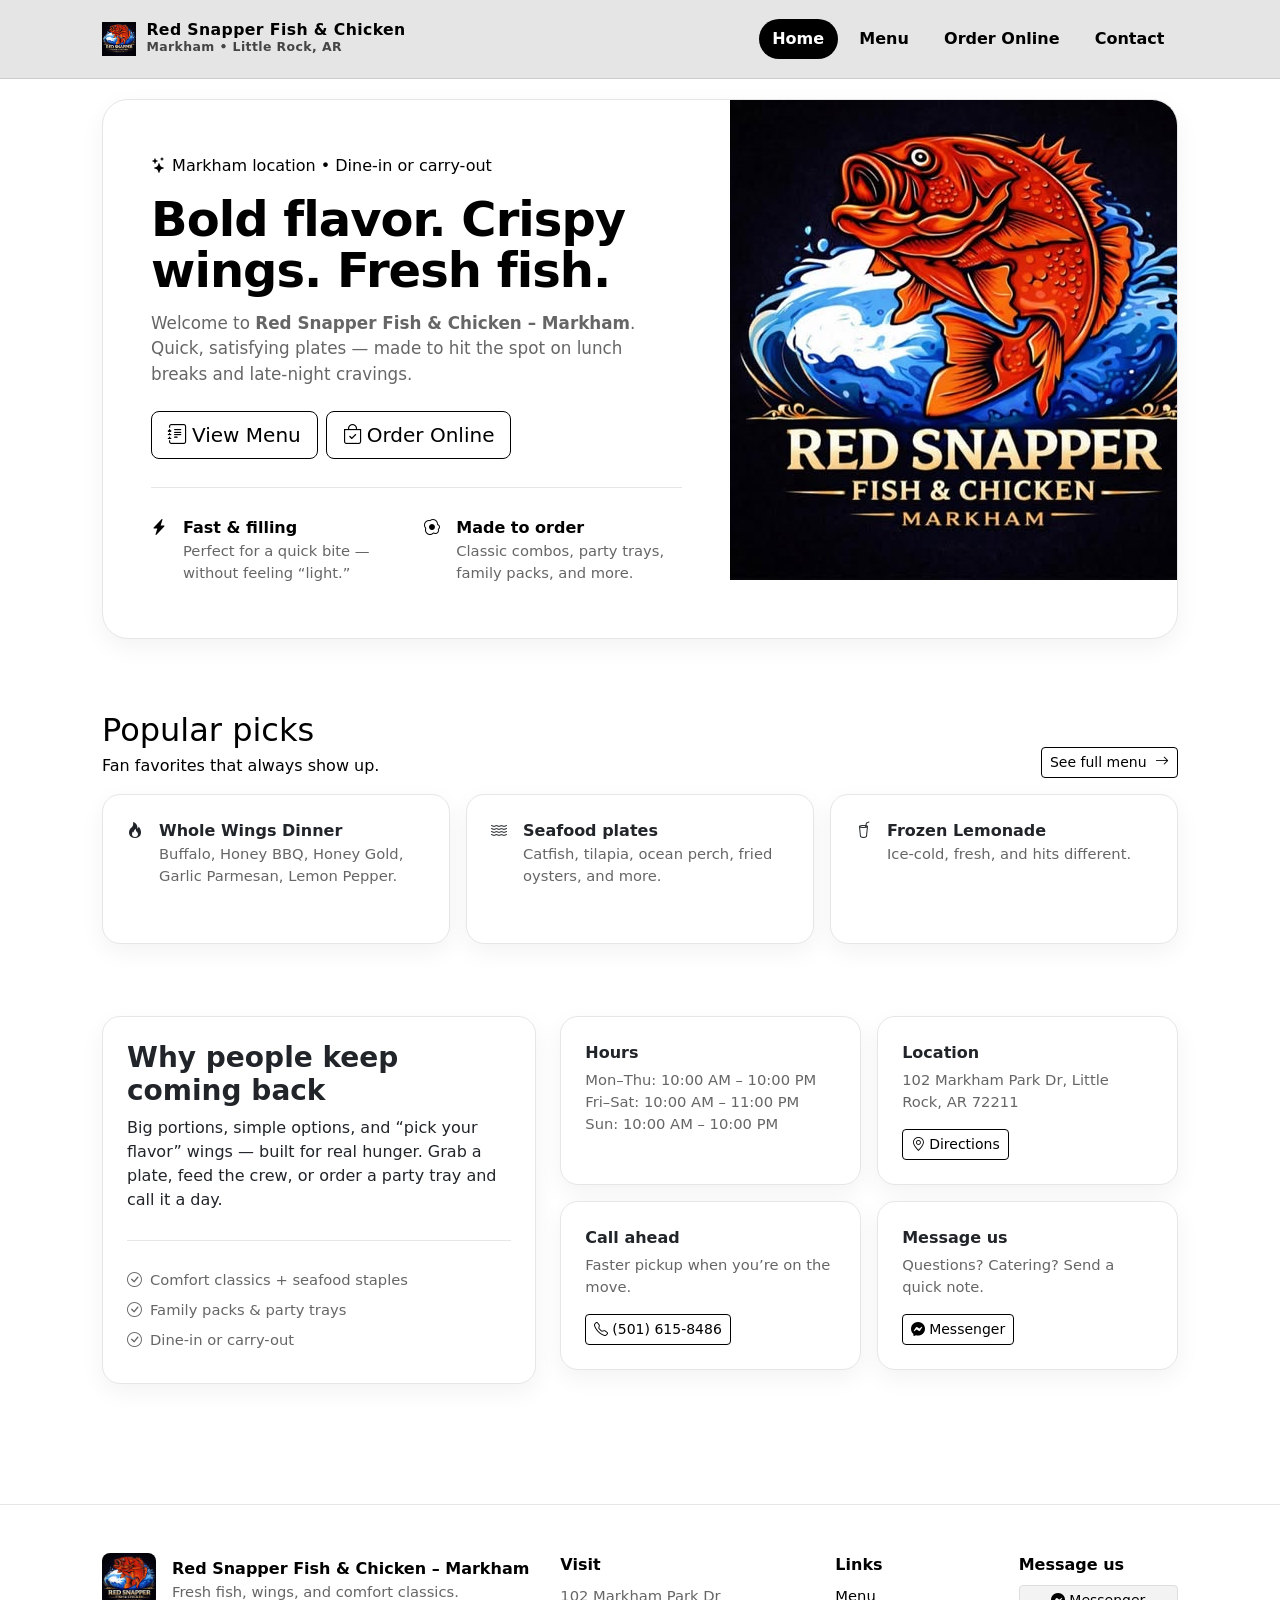
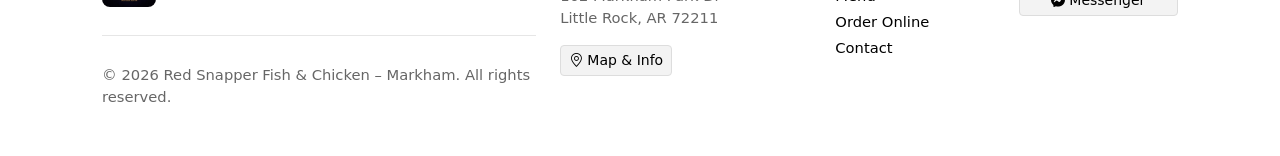
<file: index.html>
<!doctype html>
<html lang="en">
<head>
<meta charset="utf-8">
<meta name="viewport" content="width=device-width, initial-scale=1">
<title>Red Snapper Fish &amp; Chicken – Markham</title>
<meta name="description" content="Red Snapper Fish & Chicken – Markham. Fresh fish, wings, and comfort classics in Little Rock.">
<link rel="icon" href="images/redsnapper.png">
<link href="https://cdn.jsdelivr.net/npm/bootstrap@5.3.3/dist/css/bootstrap.min.css" rel="stylesheet" integrity="sha384-QWTKZyjpPEjISv5WaRU9OFeRpok6YctnYmDr5pNlyT2bRjXh0JMhjY6hW+ALEwIH" crossorigin="anonymous">
<link rel="stylesheet" href="https://cdn.jsdelivr.net/npm/bootstrap-icons@1.11.3/font/bootstrap-icons.min.css">
<link rel="stylesheet" href="css/styles.css">

</head>
<body>
<nav class="navbar navbar-expand-lg sticky-top" data-bs-theme="dark">
  <div class="container container-lg py-2">
    <a class="navbar-brand" href="index.html">
      <span class="brand-lockup">
        <img src="images/redsnapper.png" alt="Red Snapper Fish & Chicken logo">
        <span>
          <span class="brand-title d-block">Red Snapper Fish &amp; Chicken</span>
          <span class="brand-sub d-block">Markham • Little Rock, AR</span>
        </span>
      </span>
    </a>

    <button class="navbar-toggler border-0" type="button" data-bs-toggle="collapse" data-bs-target="#navMain" aria-controls="navMain" aria-expanded="false" aria-label="Toggle navigation">
      <span class="navbar-toggler-icon"></span>
    </button>

    <div class="collapse navbar-collapse justify-content-end" id="navMain">
      <ul class="navbar-nav gap-lg-2 mt-3 mt-lg-0">
        <li class="nav-item"><a class="nav-link" data-nav="index.html" href="index.html">Home</a></li>
        <li class="nav-item"><a class="nav-link" data-nav="menu.html" href="menu.html">Menu</a></li>
        <li class="nav-item"><a class="nav-link" data-nav="order.html" href="order.html">Order Online</a></li>
        <li class="nav-item"><a class="nav-link" data-nav="contact.html" href="contact.html">Contact</a></li>
      </ul>
    </div>
  </div>
</nav>


<main>
  <section class="section hero">
    <div class="container container-lg">
      <div class="hero-surface">
        <div class="row g-0 align-items-stretch">
          <div class="col-12 col-lg-7">
            <div class="hero-left">
              <span class="hero-kicker"><i class="bi bi-stars"></i> Markham location • Dine-in or carry-out</span>
              <h1 class="mt-3">Bold flavor. Crispy wings. Fresh fish.</h1>
              <p class="mt-3 mb-4">
                Welcome to <span class="fw-bold">Red Snapper Fish &amp; Chicken – Markham</span>.
                Quick, satisfying plates — made to hit the spot on lunch breaks and late-night cravings.
              </p>

              <div class="d-flex flex-column flex-sm-row gap-2">
                <a class="btn btn-accent btn-lg" href="menu.html"><i class="bi bi-journal-text me-1"></i>View Menu</a>
                <a class="btn btn-ghost btn-lg" href="order.html"><i class="bi bi-bag-check me-1"></i>Order Online</a>
              </div>

              <div class="divider"></div>

              <div class="row g-3">
                <div class="col-12 col-md-6">
                  <div class="d-flex gap-3">
                    <div class="icon-badge"><i class="bi bi-lightning-charge-fill"></i></div>
                    <div>
                      <div class="fw-bold">Fast &amp; filling</div>
                      <div class="smallprint">Perfect for a quick bite — without feeling “light.”</div>
                    </div>
                  </div>
                </div>
                <div class="col-12 col-md-6">
                  <div class="d-flex gap-3">
                    <div class="icon-badge"><i class="bi bi-egg-fried"></i></div>
                    <div>
                      <div class="fw-bold">Made to order</div>
                      <div class="smallprint">Classic combos, party trays, family packs, and more.</div>
                    </div>
                  </div>
                </div>
              </div>

            </div>
          </div>

          <div class="col-12 col-lg-5">
            <div class="hero-visual h-100">
              <img src="images/redsnapper.png" alt="Red Snapper Fish & Chicken logo">
            </div>
          </div>
        </div>
      </div>
    </div>
  </section>

  <!-- Popular Picks -->
  <section class="section pt-0">
    <div class="container container-lg">
      <div class="d-flex align-items-end justify-content-between flex-wrap gap-2 mb-3">
        <div>
          <h2 class="fw-black mb-1">Popular picks</h2>
          <div class="muted">Fan favorites that always show up.</div>
        </div>
        <a class="btn btn-sm btn-ghost" href="menu.html">See full menu <i class="bi bi-arrow-right ms-1"></i></a>
      </div>

      <div class="row g-3 row-cols-1 row-cols-md-2 row-cols-xl-3">
        <div class="col">
          <div class="card card-hover p-4 h-100">
            <div class="d-flex gap-3">
              <div class="icon-badge"><i class="bi bi-fire"></i></div>
              <div>
                <div class="fw-bold">Whole Wings Dinner</div>
                <div class="smallprint">Buffalo, Honey BBQ, Honey Gold, Garlic Parmesan, Lemon Pepper.</div>
                <div class="mt-2"><span class="badge badge-soft">Party tray options available</span></div>
              </div>
            </div>
          </div>
        </div>

        <div class="col">
          <div class="card card-hover p-4 h-100">
            <div class="d-flex gap-3">
              <div class="icon-badge"><i class="bi bi-water"></i></div>
              <div>
                <div class="fw-bold">Seafood plates</div>
                <div class="smallprint">Catfish, tilapia, ocean perch, fried oysters, and more.</div>
                <div class="mt-2"><span class="badge badge-soft">Choose small or large</span></div>
              </div>
            </div>
          </div>
        </div>

        <div class="col">
          <div class="card card-hover p-4 h-100">
            <div class="d-flex gap-3">
              <div class="icon-badge"><i class="bi bi-cup-straw"></i></div>
              <div>
                <div class="fw-bold">Frozen Lemonade</div>
                <div class="smallprint">Ice-cold, fresh, and hits different.</div>
                <div class="mt-2"><span class="badge badge-soft">$3.99</span></div>
              </div>
            </div>
          </div>
        </div>
      </div>

    </div>
  </section>

  <!-- Why Choose Us -->
  <section class="section pt-0">
    <div class="container container-lg">
      <div class="row g-4 align-items-stretch">
        <div class="col-12 col-lg-5">
          <div class="card p-4 h-100">
            <h3 class="fw-bold mb-2">Why people keep coming back</h3>
            <p class="muted mb-0">
              Big portions, simple options, and “pick your flavor” wings — built for real hunger.
              Grab a plate, feed the crew, or order a party tray and call it a day.
            </p>
            <div class="divider"></div>
            <ul class="list-unstyled mb-0 smallprint">
              <li class="mb-2"><i class="bi bi-check-circle me-2"></i>Comfort classics + seafood staples</li>
              <li class="mb-2"><i class="bi bi-check-circle me-2"></i>Family packs &amp; party trays</li>
              <li class="mb-2"><i class="bi bi-check-circle me-2"></i>Dine-in or carry-out</li>
            </ul>
          </div>
        </div>

        <div class="col-12 col-lg-7">
          <div class="row g-3 h-100 row-cols-1 row-cols-md-2">
            <div class="col">
              <div class="card card-hover p-4 h-100">
                <div class="fw-bold mb-1">Hours</div>
                <div class="smallprint">
                  Mon–Thu: 10:00 AM – 10:00 PM<br>
                  Fri–Sat: 10:00 AM – 11:00 PM<br>
                  Sun: 10:00 AM – 10:00 PM
                </div>
              </div>
            </div>
            <div class="col">
              <div class="card card-hover p-4 h-100">
                <div class="fw-bold mb-1">Location</div>
                <div class="smallprint">102 Markham Park Dr, Little Rock, AR 72211</div>
                <div class="mt-3">
                  <a class="btn btn-sm btn-ghost" href="contact.html"><i class="bi bi-geo-alt me-1"></i>Directions</a>
                </div>
              </div>
            </div>
            <div class="col">
              <div class="card card-hover p-4 h-100">
                <div class="fw-bold mb-1">Call ahead</div>
                <div class="smallprint">Faster pickup when you’re on the move.</div>
                <div class="mt-3">
                  <a class="btn btn-sm btn-ghost" href="tel:+15016158486"><i class="bi bi-telephone me-1"></i>(501) 615‑8486</a>
                </div>
              </div>
            </div>
            <div class="col">
              <div class="card card-hover p-4 h-100">
                <div class="fw-bold mb-1">Message us</div>
                <div class="smallprint">Questions? Catering? Send a quick note.</div>
                <div class="mt-3">
                  <a class="btn btn-sm btn-accent" href="https://www.facebook.com/messages/t/redsnapperar/" target="_blank" rel="noopener">
                    <i class="bi bi-messenger me-1"></i>Messenger
                  </a>
                </div>
              </div>
            </div>
          </div>
        </div>

      </div>
    </div>
  </section>
</main>

<footer class="footer py-5 mt-5">
  <div class="container container-lg">
    <div class="row g-4 align-items-start">
      <div class="col-12 col-md-5">
        <div class="d-flex align-items-center gap-3">
          <img src="images/redsnapper.png" alt="" width="54" height="54" class="rounded-3">
          <div>
            <div class="fw-bold">Red Snapper Fish &amp; Chicken – Markham</div>
            <div class="smallprint">Fresh fish, wings, and comfort classics.</div>
          </div>
        </div>
        <div class="divider"></div>
        <div class="smallprint">© <span id="year"></span> Red Snapper Fish &amp; Chicken – Markham. All rights reserved.</div>
      </div>

      <div class="col-6 col-md-3">
        <div class="fw-bold mb-2">Visit</div>
        <div class="smallprint">102 Markham Park Dr<br>Little Rock, AR 72211</div>
        <div class="mt-3">
          <a class="btn btn-sm btn-ghost" href="contact.html"><i class="bi bi-geo-alt me-1"></i>Map &amp; Info</a>
        </div>
      </div>

      <div class="col-6 col-md-2">
        <div class="fw-bold mb-2">Links</div>
        <ul class="list-unstyled smallprint mb-0">
          <li class="mb-1"><a class="text-decoration-none" href="menu.html">Menu</a></li>
          <li class="mb-1"><a class="text-decoration-none" href="order.html">Order Online</a></li>
          <li class="mb-1"><a class="text-decoration-none" href="contact.html">Contact</a></li>
        </ul>
      </div>

      <div class="col-12 col-md-2">
        <div class="fw-bold mb-2">Message us</div>
        <a class="btn btn-sm btn-accent w-100" href="https://www.facebook.com/messages/t/redsnapperar/" target="_blank" rel="noopener">
          <i class="bi bi-messenger me-1"></i>Messenger
        </a>
      </div>
    </div>
  </div>
</footer>

<script src="https://cdn.jsdelivr.net/npm/bootstrap@5.3.3/dist/js/bootstrap.bundle.min.js" integrity="sha384-YvpcrYf0tY3lHB60NNkmXc5s9fDVZLESaAA55NDzOxhy9GkcIdslK1eN7N6jIeHz" crossorigin="anonymous"></script>
<script>
  // Active nav + footer year (tiny, no build tools)
  (function () {
    const path = (location.pathname.split('/').pop() || 'index.html').toLowerCase();
    document.querySelectorAll('[data-nav]').forEach(a => {
      const target = (a.getAttribute('data-nav') || '').toLowerCase();
      if (target === path) a.classList.add('active');
    });
    const y = document.getElementById('year');
    if (y) y.textContent = new Date().getFullYear();
  })();
</script>

</body>
</html>
</file>
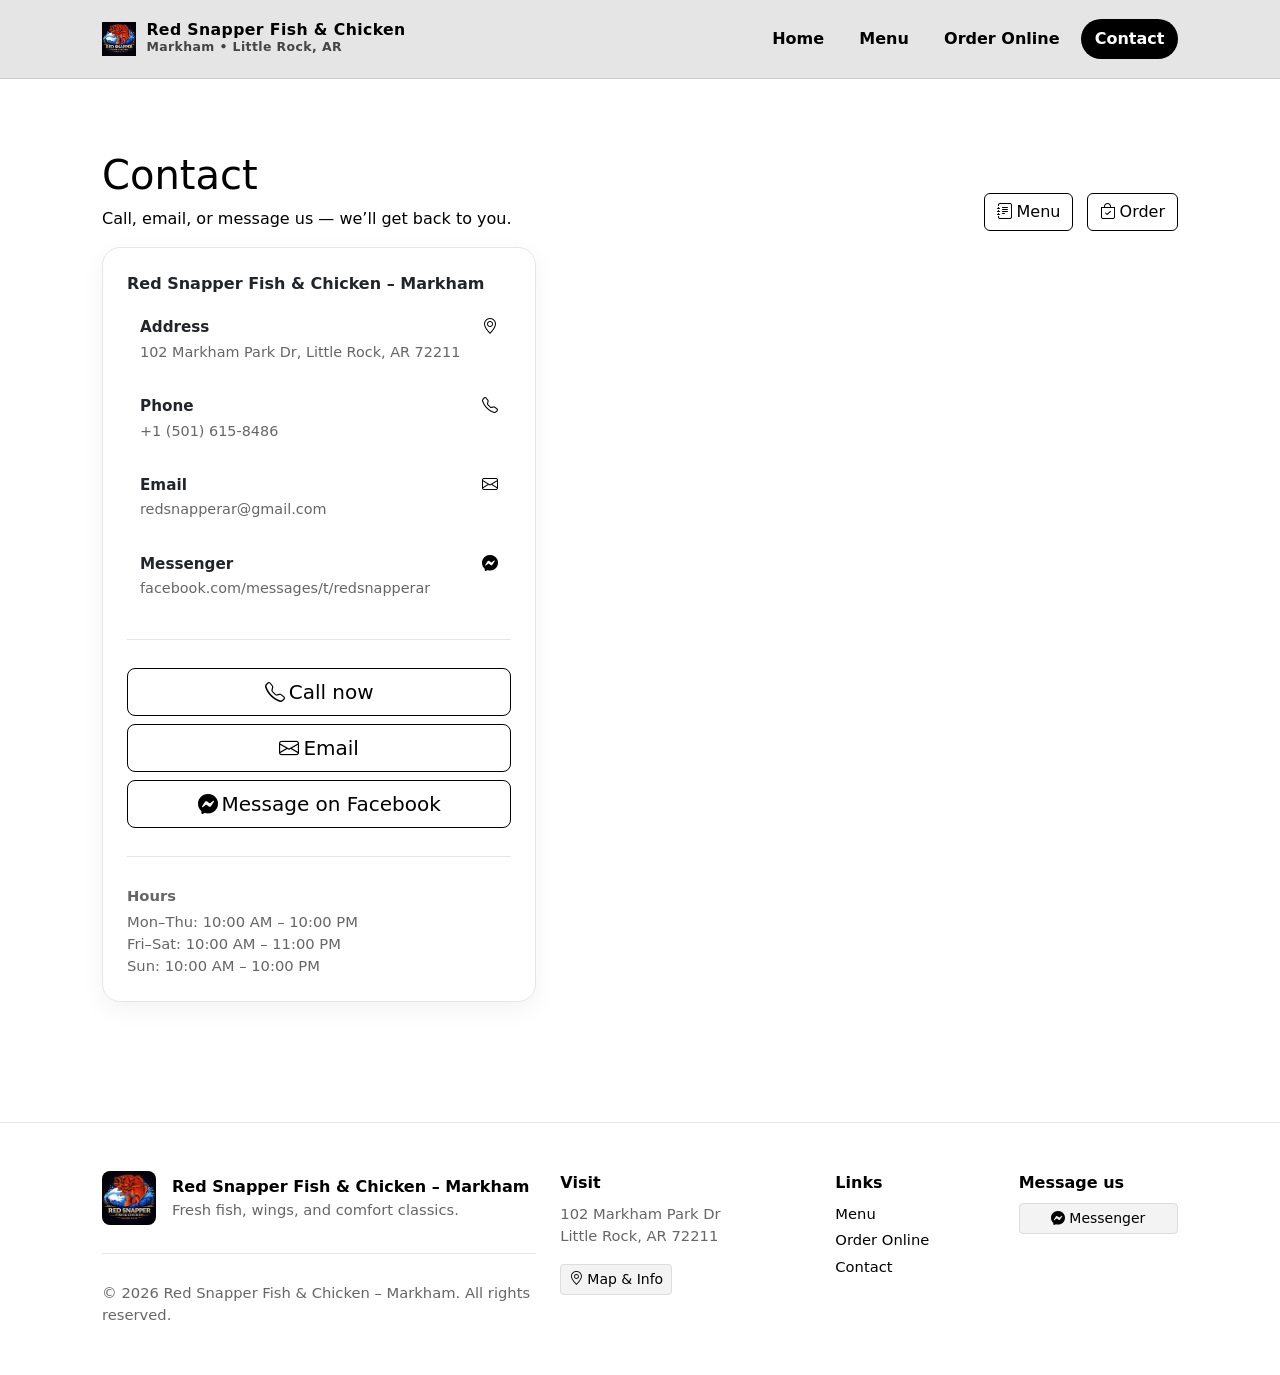
<file: contact.html>
<!doctype html>
<html lang="en">
<head>
<meta charset="utf-8">
<meta name="viewport" content="width=device-width, initial-scale=1">
<title>Red Snapper Fish &amp; Chicken – Markham</title>
<meta name="description" content="Red Snapper Fish & Chicken – Markham. Fresh fish, wings, and comfort classics in Little Rock.">
<link rel="icon" href="images/redsnapper.png">
<link href="https://cdn.jsdelivr.net/npm/bootstrap@5.3.3/dist/css/bootstrap.min.css" rel="stylesheet" integrity="sha384-QWTKZyjpPEjISv5WaRU9OFeRpok6YctnYmDr5pNlyT2bRjXh0JMhjY6hW+ALEwIH" crossorigin="anonymous">
<link rel="stylesheet" href="https://cdn.jsdelivr.net/npm/bootstrap-icons@1.11.3/font/bootstrap-icons.min.css">
<link rel="stylesheet" href="css/styles.css">

</head>
<body>
<nav class="navbar navbar-expand-lg sticky-top" data-bs-theme="dark">
  <div class="container container-lg py-2">
    <a class="navbar-brand" href="index.html">
      <span class="brand-lockup">
        <img src="images/redsnapper.png" alt="Red Snapper Fish & Chicken logo">
        <span>
          <span class="brand-title d-block">Red Snapper Fish &amp; Chicken</span>
          <span class="brand-sub d-block">Markham • Little Rock, AR</span>
        </span>
      </span>
    </a>

    <button class="navbar-toggler border-0" type="button" data-bs-toggle="collapse" data-bs-target="#navMain" aria-controls="navMain" aria-expanded="false" aria-label="Toggle navigation">
      <span class="navbar-toggler-icon"></span>
    </button>

    <div class="collapse navbar-collapse justify-content-end" id="navMain">
      <ul class="navbar-nav gap-lg-2 mt-3 mt-lg-0">
        <li class="nav-item"><a class="nav-link" data-nav="index.html" href="index.html">Home</a></li>
        <li class="nav-item"><a class="nav-link" data-nav="menu.html" href="menu.html">Menu</a></li>
        <li class="nav-item"><a class="nav-link" data-nav="order.html" href="order.html">Order Online</a></li>
        <li class="nav-item"><a class="nav-link" data-nav="contact.html" href="contact.html">Contact</a></li>
      </ul>
    </div>
  </div>
</nav>


<main>
  <section class="section">
    <div class="container container-lg">
      <div class="row align-items-end g-3 mb-3">
        <div class="col-12 col-lg-8">
          <h1 class="fw-black mb-2">Contact</h1>
          <p class="muted mb-0">Call, email, or message us — we’ll get back to you.</p>
        </div>
        <div class="col-12 col-lg-4 text-lg-end">
          <a class="btn btn-accent" href="menu.html"><i class="bi bi-journal-text me-1"></i>Menu</a>
          <a class="btn btn-ghost ms-2" href="order.html"><i class="bi bi-bag-check me-1"></i>Order</a>
        </div>
      </div>

      <div class="row g-4 align-items-stretch">
        <div class="col-12 col-lg-5">
          <div class="card p-4 h-100">
            <div class="fw-bold mb-2">Red Snapper Fish &amp; Chicken – Markham</div>

            <div class="d-grid gap-2">
              <div class="menu-item">
                <div>
                  <span class="name">Address</span>
                  <span class="sub">102 Markham Park Dr, Little Rock, AR 72211</span>
                </div>
                <div class="price"><i class="bi bi-geo-alt"></i></div>
              </div>

              <div class="menu-item">
                <div>
                  <span class="name">Phone</span>
                  <span class="sub">+1 (501) 615‑8486</span>
                </div>
                <div class="price"><i class="bi bi-telephone"></i></div>
              </div>

              <div class="menu-item">
                <div>
                  <span class="name">Email</span>
                  <span class="sub">redsnapperar@gmail.com</span>
                </div>
                <div class="price"><i class="bi bi-envelope"></i></div>
              </div>

              <div class="menu-item">
                <div>
                  <span class="name">Messenger</span>
                  <span class="sub">facebook.com/messages/t/redsnapperar</span>
                </div>
                <div class="price"><i class="bi bi-messenger"></i></div>
              </div>
            </div>

            <div class="divider"></div>

            <div class="d-grid gap-2">
              <a class="btn btn-accent btn-lg" href="tel:+15016158486"><i class="bi bi-telephone me-1"></i>Call now</a>
              <a class="btn btn-ghost btn-lg" href="mailto:redsnapperar@gmail.com"><i class="bi bi-envelope me-1"></i>Email</a>
              <a class="btn btn-ghost btn-lg" href="https://www.facebook.com/messages/t/redsnapperar/" target="_blank" rel="noopener">
                <i class="bi bi-messenger me-1"></i>Message on Facebook
              </a>
            </div>

            <div class="divider"></div>

            <div class="smallprint">
              <div class="fw-bold mb-1">Hours</div>
              Mon–Thu: 10:00 AM – 10:00 PM<br>
              Fri–Sat: 10:00 AM – 11:00 PM<br>
              Sun: 10:00 AM – 10:00 PM
            </div>
          </div>
        </div>

        <div class="col-12 col-lg-7">
          <div class="map-embed h-100">
            <!-- Map embed placeholder:
                 Replace the iframe src with your preferred Google Maps embed link. -->
            <iframe
              title="Map to Red Snapper Fish & Chicken – Markham"
              src="https://www.google.com/maps?q=102%20Markham%20Park%20Dr,%20Little%20Rock,%20AR%2072211&output=embed"
              width="100%" height="100%" style="border:0;"
              loading="lazy" referrerpolicy="no-referrer-when-downgrade"></iframe>
          </div>
        </div>
      </div>

    </div>
  </section>
</main>

<footer class="footer py-5 mt-5">
  <div class="container container-lg">
    <div class="row g-4 align-items-start">
      <div class="col-12 col-md-5">
        <div class="d-flex align-items-center gap-3">
          <img src="images/redsnapper.png" alt="" width="54" height="54" class="rounded-3">
          <div>
            <div class="fw-bold">Red Snapper Fish &amp; Chicken – Markham</div>
            <div class="smallprint">Fresh fish, wings, and comfort classics.</div>
          </div>
        </div>
        <div class="divider"></div>
        <div class="smallprint">© <span id="year"></span> Red Snapper Fish &amp; Chicken – Markham. All rights reserved.</div>
      </div>

      <div class="col-6 col-md-3">
        <div class="fw-bold mb-2">Visit</div>
        <div class="smallprint">102 Markham Park Dr<br>Little Rock, AR 72211</div>
        <div class="mt-3">
          <a class="btn btn-sm btn-ghost" href="contact.html"><i class="bi bi-geo-alt me-1"></i>Map &amp; Info</a>
        </div>
      </div>

      <div class="col-6 col-md-2">
        <div class="fw-bold mb-2">Links</div>
        <ul class="list-unstyled smallprint mb-0">
          <li class="mb-1"><a class="text-decoration-none" href="menu.html">Menu</a></li>
          <li class="mb-1"><a class="text-decoration-none" href="order.html">Order Online</a></li>
          <li class="mb-1"><a class="text-decoration-none" href="contact.html">Contact</a></li>
        </ul>
      </div>

      <div class="col-12 col-md-2">
        <div class="fw-bold mb-2">Message us</div>
        <a class="btn btn-sm btn-accent w-100" href="https://www.facebook.com/messages/t/redsnapperar/" target="_blank" rel="noopener">
          <i class="bi bi-messenger me-1"></i>Messenger
        </a>
      </div>
    </div>
  </div>
</footer>

<script src="https://cdn.jsdelivr.net/npm/bootstrap@5.3.3/dist/js/bootstrap.bundle.min.js" integrity="sha384-YvpcrYf0tY3lHB60NNkmXc5s9fDVZLESaAA55NDzOxhy9GkcIdslK1eN7N6jIeHz" crossorigin="anonymous"></script>
<script>
  // Active nav + footer year (tiny, no build tools)
  (function () {
    const path = (location.pathname.split('/').pop() || 'index.html').toLowerCase();
    document.querySelectorAll('[data-nav]').forEach(a => {
      const target = (a.getAttribute('data-nav') || '').toLowerCase();
      if (target === path) a.classList.add('active');
    });
    const y = document.getElementById('year');
    if (y) y.textContent = new Date().getFullYear();
  })();
</script>

</body>
</html>
</file>
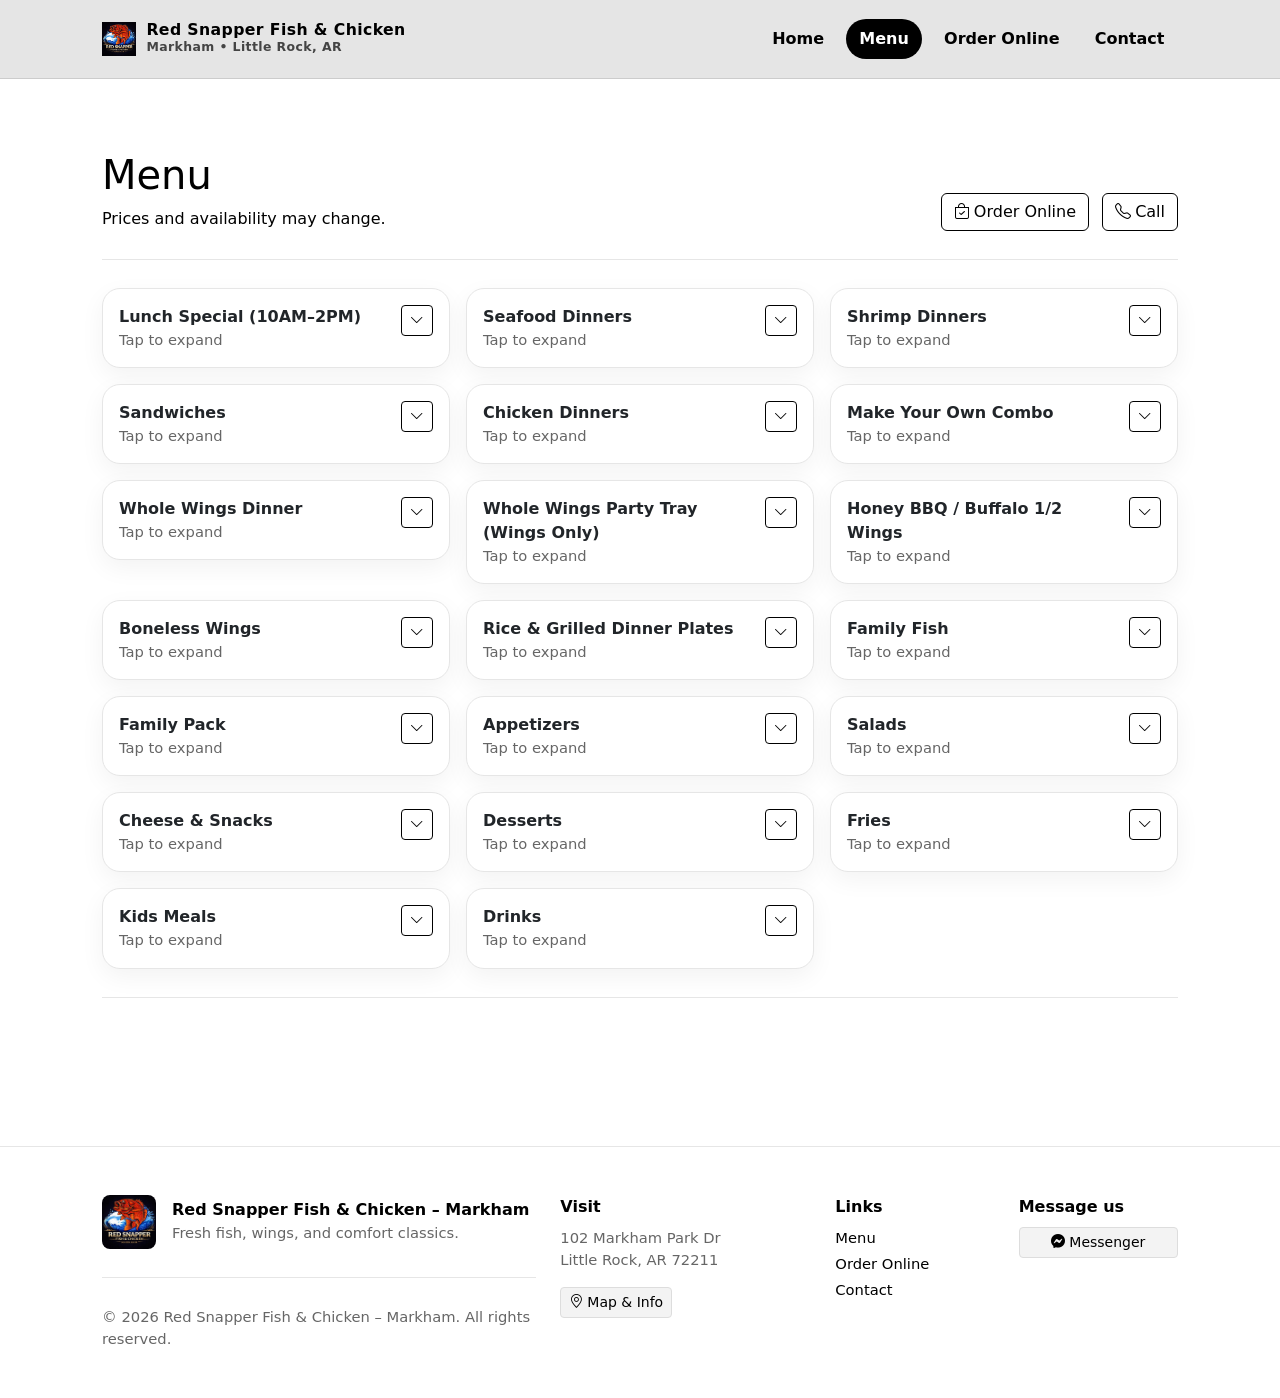
<file: menu.html>
<!doctype html>
<html lang="en">
<head>
<meta charset="utf-8">
<meta name="viewport" content="width=device-width, initial-scale=1">
<title>Red Snapper Fish &amp; Chicken – Markham</title>
<meta name="description" content="Red Snapper Fish & Chicken – Markham. Fresh fish, wings, and comfort classics in Little Rock.">
<link rel="icon" href="images/redsnapper.png">
<link href="https://cdn.jsdelivr.net/npm/bootstrap@5.3.3/dist/css/bootstrap.min.css" rel="stylesheet" integrity="sha384-QWTKZyjpPEjISv5WaRU9OFeRpok6YctnYmDr5pNlyT2bRjXh0JMhjY6hW+ALEwIH" crossorigin="anonymous">
<link rel="stylesheet" href="https://cdn.jsdelivr.net/npm/bootstrap-icons@1.11.3/font/bootstrap-icons.min.css">
<link rel="stylesheet" href="css/styles.css">

</head>
<body>
<nav class="navbar navbar-expand-lg sticky-top" data-bs-theme="dark">
  <div class="container container-lg py-2">
    <a class="navbar-brand" href="index.html">
      <span class="brand-lockup">
        <img src="images/redsnapper.png" alt="Red Snapper Fish & Chicken logo">
        <span>
          <span class="brand-title d-block">Red Snapper Fish &amp; Chicken</span>
          <span class="brand-sub d-block">Markham • Little Rock, AR</span>
        </span>
      </span>
    </a>

    <button class="navbar-toggler border-0" type="button" data-bs-toggle="collapse" data-bs-target="#navMain" aria-controls="navMain" aria-expanded="false" aria-label="Toggle navigation">
      <span class="navbar-toggler-icon"></span>
    </button>

    <div class="collapse navbar-collapse justify-content-end" id="navMain">
      <ul class="navbar-nav gap-lg-2 mt-3 mt-lg-0">
        <li class="nav-item"><a class="nav-link" data-nav="index.html" href="index.html">Home</a></li>
        <li class="nav-item"><a class="nav-link" data-nav="menu.html" href="menu.html">Menu</a></li>
        <li class="nav-item"><a class="nav-link" data-nav="order.html" href="order.html">Order Online</a></li>
        <li class="nav-item"><a class="nav-link" data-nav="contact.html" href="contact.html">Contact</a></li>
      </ul>
    </div>
  </div>
</nav>


<main>
  <section class="section">
    <div class="container container-lg">
      <div class="row align-items-end g-3">
        <div class="col-12 col-lg-8">
          <h1 class="fw-black mb-2">Menu</h1>
          <p class="muted mb-0">
           Prices and availability may change.
          </p>
        </div>
        <div class="col-12 col-lg-4 text-lg-end">
          <a class="btn btn-accent" href="order.html"><i class="bi bi-bag-check me-1"></i>Order Online</a>
          <a class="btn btn-ghost ms-2" href="contact.html"><i class="bi bi-telephone me-1"></i>Call</a>
        </div>
      </div>

      <div class="divider"></div>

      <div class="row g-3 menu-grid row-cols-1 row-cols-md-2 row-cols-xl-3">
        
    <div class="col">
      <div class="card card-hover p-3 ">
        <div class="d-flex align-items-start justify-content-between gap-3">
          <div>
            <div class="menu-category-title">Lunch Special (10AM–2PM)</div>
            <div class="smallprint">Tap to expand</div>
          </div>
          <button class="btn btn-sm btn-ghost" type="button" data-bs-toggle="collapse" data-bs-target="#cat1" aria-expanded="false" aria-controls="cat1">
            <i class="bi bi-chevron-down"></i>
          </button>
        </div>

        <div class="collapse mt-3" id="cat1">
          <div class="d-grid gap-2">
            
        <div class="menu-item">
          <div>
            <span class="name">2 Whole Wings & Gizzards</span>
            
          </div>
          <div class="price">$7.99</div>
        </div>
        

        <div class="menu-item">
          <div>
            <span class="name">1 Catfish Tender & 5 Shrimp</span>
            
          </div>
          <div class="price">$7.99</div>
        </div>
        

        <div class="menu-item">
          <div>
            <span class="name">1 Catfish Fillet</span>
            
          </div>
          <div class="price">$7.99</div>
        </div>
        

        <div class="menu-item">
          <div>
            <span class="name">2 Whole Wings & Chicken Tender</span>
            
          </div>
          <div class="price">$7.99</div>
        </div>
        

        <div class="menu-item">
          <div>
            <span class="name">2 pc Chicken Tenders</span>
            
          </div>
          <div class="price">$7.99</div>
        </div>
        

        <div class="menu-item">
          <div>
            <span class="name">Small Chicken Gizzards</span>
            
          </div>
          <div class="price">$7.99</div>
        </div>
        

        <div class="menu-item">
          <div>
            <span class="name">Small Nuggets</span>
            
          </div>
          <div class="price">$7.99</div>
        </div>
        

        <div class="menu-item">
          <div>
            <span class="name">4 Wings</span>
            
          </div>
          <div class="price">$7.99</div>
        </div>
        
          </div>
          <div class="smallprint mt-3">Served with your choice of fries, coleslaw & bread.</div>
        </div>
      </div>
    </div>
    

    <div class="col">
      <div class="card card-hover p-3">
        <div class="d-flex align-items-start justify-content-between gap-3">
          <div>
            <div class="menu-category-title">Seafood Dinners</div>
            <div class="smallprint">Tap to expand</div>
          </div>
          <button class="btn btn-sm btn-ghost" type="button" data-bs-toggle="collapse" data-bs-target="#cat2" aria-expanded="false" aria-controls="cat2">
            <i class="bi bi-chevron-down"></i>
          </button>
        </div>

        <div class="collapse mt-3" id="cat2">
          <div class="d-grid gap-2">
            
        <div class="menu-item">
          <div>
            <span class="name">Catfish Fillet</span>
            
          </div>
          <div class="price">Small $11.99 • Large $13.99</div>
        </div>
        

        <div class="menu-item">
          <div>
            <span class="name">Catfish Steak</span>
            
          </div>
          <div class="price">Small $11.99 • Large $13.99</div>
        </div>
        

        <div class="menu-item">
          <div>
            <span class="name">Catfish Nuggets</span>
            
          </div>
          <div class="price">Small $11.99 • Large $13.99</div>
        </div>
        

        <div class="menu-item">
          <div>
            <span class="name">Tilapia Fillet</span>
            
          </div>
          <div class="price">Small $11.99 • Large $13.99</div>
        </div>
        

        <div class="menu-item">
          <div>
            <span class="name">Ocean Perch</span>
            
          </div>
          <div class="price">Small $11.99 • Large $13.99</div>
        </div>
        

        <div class="menu-item">
          <div>
            <span class="name">Fried Oyster</span>
            
          </div>
          <div class="price">Small $12.99 • Large $14.99</div>
        </div>
        

        <div class="menu-item">
          <div>
            <span class="name">Buffalo Fish</span>
            
          </div>
          <div class="price">Small $12.99 • Large $14.99</div>
        </div>
        

        <div class="menu-item">
          <div>
            <span class="name">Fried Red Snapper</span>
            
          </div>
          <div class="price">$17.99</div>
        </div>
        

        <div class="menu-item">
          <div>
            <span class="name">Whole Fillet Red Snapper</span>
            
          </div>
          <div class="price">$28.99</div>
        </div>
        
          </div>
          <div class="smallprint mt-3">Served with your choice of fries, coleslaw & bread. Change side for $1 more.</div>
        </div>
      </div>
    </div>
    

    <div class="col">
      <div class="card card-hover p-3">
        <div class="d-flex align-items-start justify-content-between gap-3">
          <div>
            <div class="menu-category-title">Shrimp Dinners</div>
            <div class="smallprint">Tap to expand</div>
          </div>
          <button class="btn btn-sm btn-ghost" type="button" data-bs-toggle="collapse" data-bs-target="#cat3" aria-expanded="false" aria-controls="cat3">
            <i class="bi bi-chevron-down"></i>
          </button>
        </div>

        <div class="collapse mt-3" id="cat3">
          <div class="d-grid gap-2">
            
        <div class="menu-item">
          <div>
            <span class="name">Jumbo Shrimp</span>
            <span class="sub">Your choice of two sides</span>
          </div>
          <div class="price">Small $11.99 • Large $22.99</div>
        </div>
        

        <div class="menu-item">
          <div>
            <span class="name">Medium Shrimp</span>
            <span class="sub">Your choice of two sides</span>
          </div>
          <div class="price">Small $11.99 • Large $16.99</div>
        </div>
        

        <div class="menu-item">
          <div>
            <span class="name">10 pc Shrimp Only</span>
            
          </div>
          <div class="price">$7.99</div>
        </div>
        
          </div>
          
        </div>
      </div>
    </div>
    

    <div class="col">
      <div class="card card-hover p-3">
        <div class="d-flex align-items-start justify-content-between gap-3">
          <div>
            <div class="menu-category-title">Sandwiches</div>
            <div class="smallprint">Tap to expand</div>
          </div>
          <button class="btn btn-sm btn-ghost" type="button" data-bs-toggle="collapse" data-bs-target="#cat4" aria-expanded="false" aria-controls="cat4">
            <i class="bi bi-chevron-down"></i>
          </button>
        </div>

        <div class="collapse mt-3" id="cat4">
          <div class="d-grid gap-2">
            
        <div class="menu-item">
          <div>
            <span class="name">Double Cheeseburger</span>
            
          </div>
          <div class="price">Sandwich $9.99 • Meal $11.99</div>
        </div>
        

        <div class="menu-item">
          <div>
            <span class="name">Fish Sandwich</span>
            
          </div>
          <div class="price">Sandwich $7.99 • Meal $8.99</div>
        </div>
        

        <div class="menu-item">
          <div>
            <span class="name">Buffalo Chicken</span>
            
          </div>
          <div class="price">Sandwich $7.99 • Meal $8.99</div>
        </div>
        

        <div class="menu-item">
          <div>
            <span class="name">Crispy Chicken</span>
            
          </div>
          <div class="price">Sandwich $7.99 • Meal $8.99</div>
        </div>
        

        <div class="menu-item">
          <div>
            <span class="name">Gyro Sandwich</span>
            
          </div>
          <div class="price">Sandwich $7.99 • Meal $9.99</div>
        </div>
        

        <div class="menu-item">
          <div>
            <span class="name">Philly Chicken</span>
            
          </div>
          <div class="price">Sandwich $8.99 • Meal $10.99</div>
        </div>
        

        <div class="menu-item">
          <div>
            <span class="name">Philly Steak</span>
            
          </div>
          <div class="price">Sandwich $8.99 • Meal $10.99</div>
        </div>
        

        <div class="menu-item">
          <div>
            <span class="name">Philly Mix</span>
            
          </div>
          <div class="price">Sandwich $9.99 • Meal $12.99</div>
        </div>
        

        <div class="menu-item">
          <div>
            <span class="name">Hamburger</span>
            
          </div>
          <div class="price">Sandwich $7.99 • Meal $9.99</div>
        </div>
        

        <div class="menu-item">
          <div>
            <span class="name">Cheeseburger</span>
            
          </div>
          <div class="price">Sandwich $7.99 • Meal $9.99</div>
        </div>
        
          </div>
          
        </div>
      </div>
    </div>
    

    <div class="col">
      <div class="card card-hover p-3">
        <div class="d-flex align-items-start justify-content-between gap-3">
          <div>
            <div class="menu-category-title">Chicken Dinners</div>
            <div class="smallprint">Tap to expand</div>
          </div>
          <button class="btn btn-sm btn-ghost" type="button" data-bs-toggle="collapse" data-bs-target="#cat5" aria-expanded="false" aria-controls="cat5">
            <i class="bi bi-chevron-down"></i>
          </button>
        </div>

        <div class="collapse mt-3" id="cat5">
          <div class="d-grid gap-2">
            
        <div class="menu-item">
          <div>
            <span class="name">Fried Gizzards</span>
            <span class="sub">Change side for $1 more</span>
          </div>
          <div class="price">Small $8.99 • Large $9.99</div>
        </div>
        

        <div class="menu-item">
          <div>
            <span class="name">Chicken Tenders</span>
            <span class="sub">Change side for $1 more</span>
          </div>
          <div class="price">Small $9.99 • Large $11.99</div>
        </div>
        

        <div class="menu-item">
          <div>
            <span class="name">Chicken Nuggets</span>
            <span class="sub">Change side for $1 more</span>
          </div>
          <div class="price">Small $8.99 • Large $9.99</div>
        </div>
        
          </div>
          
        </div>
      </div>
    </div>
    

    <div class="col">
      <div class="card card-hover p-3">
        <div class="d-flex align-items-start justify-content-between gap-3">
          <div>
            <div class="menu-category-title">Make Your Own Combo</div>
            <div class="smallprint">Tap to expand</div>
          </div>
          <button class="btn btn-sm btn-ghost" type="button" data-bs-toggle="collapse" data-bs-target="#cat6" aria-expanded="false" aria-controls="cat6">
            <i class="bi bi-chevron-down"></i>
          </button>
        </div>

        <div class="collapse mt-3" id="cat6">
          <div class="d-grid gap-2">
            
        <div class="menu-item">
          <div>
            <span class="name">Pick 2 items</span>
            
          </div>
          <div class="price">$13.99</div>
        </div>
        

        <div class="menu-item">
          <div>
            <span class="name">Pick 3 items</span>
            
          </div>
          <div class="price">$17.99</div>
        </div>
        

            <div class="menu-item">
              <div>
                <span class="name">Combo item options</span>
                <span class="sub">Wings • Chicken Tenders • Jumbo Shrimp • Tilapia • Catfish Fillet • Catfish Steak • Ocean Perch • Catfish Nuggets • Medium Shrimp • Oysters • Half Wings</span>
              </div>
              <div class="price"></div>
            </div>
            
          </div>
          
        </div>
      </div>
    </div>
    

    <div class="col">
      <div class="card card-hover p-3">
        <div class="d-flex align-items-start justify-content-between gap-3">
          <div>
            <div class="menu-category-title">Whole Wings Dinner</div>
            <div class="smallprint">Tap to expand</div>
          </div>
          <button class="btn btn-sm btn-ghost" type="button" data-bs-toggle="collapse" data-bs-target="#cat7" aria-expanded="false" aria-controls="cat7">
            <i class="bi bi-chevron-down"></i>
          </button>
        </div>

        <div class="collapse mt-3" id="cat7">
          <div class="d-grid gap-2">
            
        <div class="menu-item">
          <div>
            <span class="name">3 pc Wings + Fries</span>
            
          </div>
          <div class="price">$6.99</div>
        </div>
        

        <div class="menu-item">
          <div>
            <span class="name">4 pc Wings Dinner</span>
            
          </div>
          <div class="price">$7.99</div>
        </div>
        

        <div class="menu-item">
          <div>
            <span class="name">5 pc Wings Dinner</span>
            
          </div>
          <div class="price">$9.99</div>
        </div>
        

        <div class="menu-item">
          <div>
            <span class="name">6 pc Wings Dinner</span>
            
          </div>
          <div class="price">$11.99</div>
        </div>
        

        <div class="menu-item">
          <div>
            <span class="name">10 pc Wings Dinner</span>
            
          </div>
          <div class="price">$14.99</div>
        </div>
        

        <div class="menu-item">
          <div>
            <span class="name">15 pc Wings Dinner</span>
            
          </div>
          <div class="price">$23.99</div>
        </div>
        
          </div>
          <div class="smallprint mt-3">Served with your choice of fries, coleslaw & bread. Flavors: Buffalo, Honey BBQ, Honey Gold, Garlic Parmesan, Lemon Pepper.</div>
        </div>
      </div>
    </div>
    

    <div class="col">
      <div class="card card-hover p-3">
        <div class="d-flex align-items-start justify-content-between gap-3">
          <div>
            <div class="menu-category-title">Whole Wings Party Tray (Wings Only)</div>
            <div class="smallprint">Tap to expand</div>
          </div>
          <button class="btn btn-sm btn-ghost" type="button" data-bs-toggle="collapse" data-bs-target="#cat8" aria-expanded="false" aria-controls="cat8">
            <i class="bi bi-chevron-down"></i>
          </button>
        </div>

        <div class="collapse mt-3" id="cat8">
          <div class="d-grid gap-2">
            
        <div class="menu-item">
          <div>
            <span class="name">20 pc Wings</span>
            
          </div>
          <div class="price">$26.99</div>
        </div>
        

        <div class="menu-item">
          <div>
            <span class="name">30 pc Wings</span>
            
          </div>
          <div class="price">$34.99</div>
        </div>
        

        <div class="menu-item">
          <div>
            <span class="name">40 pc Wings</span>
            
          </div>
          <div class="price">$44.99</div>
        </div>
        

        <div class="menu-item">
          <div>
            <span class="name">50 pc Wings</span>
            
          </div>
          <div class="price">$55.99</div>
        </div>
        

        <div class="menu-item">
          <div>
            <span class="name">75 pc Wings</span>
            
          </div>
          <div class="price">$74.99</div>
        </div>
        

        <div class="menu-item">
          <div>
            <span class="name">100 pc Wings</span>
            
          </div>
          <div class="price">$95.99</div>
        </div>
        
          </div>
          
        </div>
      </div>
    </div>
    

    <div class="col">
      <div class="card card-hover p-3 ">
        <div class="d-flex align-items-start justify-content-between gap-3">
          <div>
            <div class="menu-category-title">Honey BBQ / Buffalo 1/2 Wings</div>
            <div class="smallprint">Tap to expand</div>
          </div>
          <button class="btn btn-sm btn-ghost" type="button" data-bs-toggle="collapse" data-bs-target="#cat9" aria-expanded="false" aria-controls="cat9">
            <i class="bi bi-chevron-down"></i>
          </button>
        </div>

        <div class="collapse mt-3" id="cat9">
          <div class="d-grid gap-2">
            
        <div class="menu-item">
          <div>
            <span class="name">6½ pc Wings Dinner</span>
            
          </div>
          <div class="price">$8.99</div>
        </div>
        

        <div class="menu-item">
          <div>
            <span class="name">9½ pc Wings Dinner</span>
            
          </div>
          <div class="price">$10.99</div>
        </div>
        

        <div class="menu-item">
          <div>
            <span class="name">12½ pc Wings Dinner</span>
            
          </div>
          <div class="price">$14.99</div>
        </div>
        

        <div class="menu-item">
          <div>
            <span class="name">25½ pc Wings Only</span>
            
          </div>
          <div class="price">$25.99</div>
        </div>
        

        <div class="menu-item">
          <div>
            <span class="name">50½ pc Wings Only</span>
            
          </div>
          <div class="price">$45.99</div>
        </div>
        

        <div class="menu-item">
          <div>
            <span class="name">100½ pc Wings Only</span>
            
          </div>
          <div class="price">$88.99</div>
        </div>
        
          </div>
          <div class="smallprint mt-3">Served with your choice of fries, coleslaw & bread. Change side for $1 more.</div>
        </div>
      </div>
    </div>
    

    <div class="col">
      <div class="card card-hover p-3 ">
        <div class="d-flex align-items-start justify-content-between gap-3">
          <div>
            <div class="menu-category-title">Boneless Wings</div>
            <div class="smallprint">Tap to expand</div>
          </div>
          <button class="btn btn-sm btn-ghost" type="button" data-bs-toggle="collapse" data-bs-target="#cat10" aria-expanded="false" aria-controls="cat10">
            <i class="bi bi-chevron-down"></i>
          </button>
        </div>

        <div class="collapse mt-3" id="cat10">
          <div class="d-grid gap-2">
            
        <div class="menu-item">
          <div>
            <span class="name">6 pc Boneless Wings</span>
            
          </div>
          <div class="price">$7.99</div>
        </div>
        

        <div class="menu-item">
          <div>
            <span class="name">8 pc Boneless Wings</span>
            
          </div>
          <div class="price">$8.99</div>
        </div>
        

        <div class="menu-item">
          <div>
            <span class="name">10 pc Boneless Wings</span>
            
          </div>
          <div class="price">$10.99</div>
        </div>
        

        <div class="menu-item">
          <div>
            <span class="name">15 pc Boneless Wings</span>
            
          </div>
          <div class="price">$14.99</div>
        </div>
        

        <div class="menu-item">
          <div>
            <span class="name">20 pc Boneless Wings</span>
            
          </div>
          <div class="price">$22.99</div>
        </div>
        

        <div class="menu-item">
          <div>
            <span class="name">30 pc Boneless Wings</span>
            
          </div>
          <div class="price">$26.99</div>
        </div>
        
          </div>
          
        </div>
      </div>
    </div>
    

    <div class="col">
      <div class="card card-hover p-3 ">
        <div class="d-flex align-items-start justify-content-between gap-3">
          <div>
            <div class="menu-category-title">Rice & Grilled Dinner Plates</div>
            <div class="smallprint">Tap to expand</div>
          </div>
          <button class="btn btn-sm btn-ghost" type="button" data-bs-toggle="collapse" data-bs-target="#cat11" aria-expanded="false" aria-controls="cat11">
            <i class="bi bi-chevron-down"></i>
          </button>
        </div>

        <div class="collapse mt-3" id="cat11">
          <div class="d-grid gap-2">
            
        <div class="menu-item">
          <div>
            <span class="name">Grilled Tilapia Rice</span>
            
          </div>
          <div class="price">$14.99</div>
        </div>
        

        <div class="menu-item">
          <div>
            <span class="name">Grilled Chicken Rice</span>
            
          </div>
          <div class="price">$14.99</div>
        </div>
        

        <div class="menu-item">
          <div>
            <span class="name">Lamb Rice</span>
            
          </div>
          <div class="price">$14.99</div>
        </div>
        

        <div class="menu-item">
          <div>
            <span class="name">Mixed Rice (Chicken & Lamb)</span>
            
          </div>
          <div class="price">$16.99</div>
        </div>
        

        <div class="menu-item">
          <div>
            <span class="name">Grilled Shrimp Tilapia Rice</span>
            
          </div>
          <div class="price">$16.99</div>
        </div>
        

        <div class="menu-item">
          <div>
            <span class="name">Grilled Shrimp Rice</span>
            
          </div>
          <div class="price">$14.99</div>
        </div>
        

        <div class="menu-item">
          <div>
            <span class="name">Red Snapper Fillet & Rice</span>
            
          </div>
          <div class="price">$20.99</div>
        </div>
        
          </div>
          <div class="smallprint mt-3">Served with your choice of fries, coleslaw & bread.</div>
        </div>
      </div>
    </div>
    

    <div class="col">
      <div class="card card-hover p-3">
        <div class="d-flex align-items-start justify-content-between gap-3">
          <div>
            <div class="menu-category-title">Family Fish</div>
            <div class="smallprint">Tap to expand</div>
          </div>
          <button class="btn btn-sm btn-ghost" type="button" data-bs-toggle="collapse" data-bs-target="#cat12" aria-expanded="false" aria-controls="cat12">
            <i class="bi bi-chevron-down"></i>
          </button>
        </div>

        <div class="collapse mt-3" id="cat12">
          <div class="d-grid gap-2">
            
        <div class="menu-item">
          <div>
            <span class="name">6 pc Fillet or Steak</span>
            
          </div>
          <div class="price">$22.99</div>
        </div>
        

        <div class="menu-item">
          <div>
            <span class="name">12 pc Fillet or Steak</span>
            
          </div>
          <div class="price">$33.99</div>
        </div>
        

        <div class="menu-item">
          <div>
            <span class="name">21 pc Fillet or Steak</span>
            
          </div>
          <div class="price">$53.99</div>
        </div>
        
          </div>
          
        </div>
      </div>
    </div>
    

    <div class="col">
      <div class="card card-hover p-3">
        <div class="d-flex align-items-start justify-content-between gap-3">
          <div>
            <div class="menu-category-title">Family Pack</div>
            <div class="smallprint">Tap to expand</div>
          </div>
          <button class="btn btn-sm btn-ghost" type="button" data-bs-toggle="collapse" data-bs-target="#cat13" aria-expanded="false" aria-controls="cat13">
            <i class="bi bi-chevron-down"></i>
          </button>
        </div>

        <div class="collapse mt-3" id="cat13">
          <div class="d-grid gap-2">
            
        <div class="menu-item">
          <div>
            <span class="name">20 Whole Wings OR 15 Chicken Tenders + 12 Catfish + Box of Fries + Bread & Large Coleslaw</span>
            
          </div>
          <div class="price">$49.99</div>
        </div>
        

        <div class="menu-item">
          <div>
            <span class="name">15 Whole Wings OR 10 Chicken Tenders + 6 Catfish + Box of Fries + Bread & Large Coleslaw</span>
            
          </div>
          <div class="price">$35.99</div>
        </div>
        

        <div class="menu-item">
          <div>
            <span class="name">10 Whole Wings + 4 Catfish + Box of Fries + Bread & Large Coleslaw</span>
            
          </div>
          <div class="price">$28.99</div>
        </div>
        
          </div>
          
        </div>
      </div>
    </div>
    

    <div class="col">
      <div class="card card-hover p-3 ">
        <div class="d-flex align-items-start justify-content-between gap-3">
          <div>
            <div class="menu-category-title">Appetizers</div>
            <div class="smallprint">Tap to expand</div>
          </div>
          <button class="btn btn-sm btn-ghost" type="button" data-bs-toggle="collapse" data-bs-target="#cat14" aria-expanded="false" aria-controls="cat14">
            <i class="bi bi-chevron-down"></i>
          </button>
        </div>

        <div class="collapse mt-3" id="cat14">
          <div class="d-grid gap-2">
            
        <div class="menu-item">
          <div>
            <span class="name">Hushpuppies</span>
            
          </div>
          <div class="price">Small $5.99 • Large $7.99 • Family $12.99</div>
        </div>
        

        <div class="menu-item">
          <div>
            <span class="name">Onion Rings</span>
            
          </div>
          <div class="price">Small $5.99 • Large $7.99 • Family $12.99</div>
        </div>
        

        <div class="menu-item">
          <div>
            <span class="name">Fried Okra</span>
            
          </div>
          <div class="price">Small $5.99 • Large $7.99 • Family $12.99</div>
        </div>
        

        <div class="menu-item">
          <div>
            <span class="name">Fried Mushrooms</span>
            
          </div>
          <div class="price">Small $5.99 • Large $7.99 • Family $12.99</div>
        </div>
        

        <div class="menu-item">
          <div>
            <span class="name">Corn Nuggets</span>
            
          </div>
          <div class="price">Small $5.99 • Large $7.99 • Family $12.99</div>
        </div>
        

        <div class="menu-item">
          <div>
            <span class="name">Fried Pickles</span>
            
          </div>
          <div class="price">Small $5.99 • Large $7.99 • Family $12.99</div>
        </div>
        
          </div>
          
        </div>
      </div>
    </div>
    

    <div class="col">
      <div class="card card-hover p-3">
        <div class="d-flex align-items-start justify-content-between gap-3">
          <div>
            <div class="menu-category-title">Salads</div>
            <div class="smallprint">Tap to expand</div>
          </div>
          <button class="btn btn-sm btn-ghost" type="button" data-bs-toggle="collapse" data-bs-target="#cat15" aria-expanded="false" aria-controls="cat15">
            <i class="bi bi-chevron-down"></i>
          </button>
        </div>

        <div class="collapse mt-3" id="cat15">
          <div class="d-grid gap-2">
            
        <div class="menu-item">
          <div>
            <span class="name">Garden Salad</span>
            
          </div>
          <div class="price">$6.99</div>
        </div>
        

        <div class="menu-item">
          <div>
            <span class="name">Fish Salad</span>
            
          </div>
          <div class="price">$8.99</div>
        </div>
        

        <div class="menu-item">
          <div>
            <span class="name">Shrimp Salad</span>
            
          </div>
          <div class="price">$8.99</div>
        </div>
        

        <div class="menu-item">
          <div>
            <span class="name">Chicken Salad</span>
            
          </div>
          <div class="price">$8.99</div>
        </div>
        

        <div class="menu-item">
          <div>
            <span class="name">Gyro Salad</span>
            
          </div>
          <div class="price">$9.99</div>
        </div>
        

        <div class="menu-item">
          <div>
            <span class="name">Philly Salad</span>
            
          </div>
          <div class="price">$8.99</div>
        </div>
        
          </div>
          
        </div>
      </div>
    </div>
    

    <div class="col">
      <div class="card card-hover p-3">
        <div class="d-flex align-items-start justify-content-between gap-3">
          <div>
            <div class="menu-category-title">Cheese & Snacks</div>
            <div class="smallprint">Tap to expand</div>
          </div>
          <button class="btn btn-sm btn-ghost" type="button" data-bs-toggle="collapse" data-bs-target="#cat16" aria-expanded="false" aria-controls="cat16">
            <i class="bi bi-chevron-down"></i>
          </button>
        </div>

        <div class="collapse mt-3" id="cat16">
          <div class="d-grid gap-2">
            
        <div class="menu-item">
          <div>
            <span class="name">Cheese Sticks (6 pc)</span>
            
          </div>
          <div class="price">$5.99</div>
        </div>
        

        <div class="menu-item">
          <div>
            <span class="name">Cheese Sticks (9 pc)</span>
            
          </div>
          <div class="price">$8.99</div>
        </div>
        

        <div class="menu-item">
          <div>
            <span class="name">Cheese Sticks (12 pc)</span>
            
          </div>
          <div class="price">$10.99</div>
        </div>
        

        <div class="menu-item">
          <div>
            <span class="name">Jalapeño Cheese</span>
            
          </div>
          <div class="price">$5.99</div>
        </div>
        

        <div class="menu-item">
          <div>
            <span class="name">Pizza Puff</span>
            
          </div>
          <div class="price">$5.99</div>
        </div>
        

        <div class="menu-item">
          <div>
            <span class="name">Nachos</span>
            
          </div>
          <div class="price">$8.99</div>
        </div>
        
          </div>
          
        </div>
      </div>
    </div>
    

    <div class="col">
      <div class="card card-hover p-3 ">
        <div class="d-flex align-items-start justify-content-between gap-3">
          <div>
            <div class="menu-category-title">Desserts</div>
            <div class="smallprint">Tap to expand</div>
          </div>
          <button class="btn btn-sm btn-ghost" type="button" data-bs-toggle="collapse" data-bs-target="#cat17" aria-expanded="false" aria-controls="cat17">
            <i class="bi bi-chevron-down"></i>
          </button>
        </div>

        <div class="collapse mt-3" id="cat17">
          <div class="d-grid gap-2">
            
        <div class="menu-item">
          <div>
            <span class="name">Cheesecake</span>
            
          </div>
          <div class="price">$4.99</div>
        </div>
        

        <div class="menu-item">
          <div>
            <span class="name">Banana Pudding</span>
            
          </div>
          <div class="price">$4.99</div>
        </div>
        

        <div class="menu-item">
          <div>
            <span class="name">Cake</span>
            
          </div>
          <div class="price">$4.99</div>
        </div>
        
          </div>
          
        </div>
      </div>
    </div>
    

    <div class="col">
      <div class="card card-hover p-3">
        <div class="d-flex align-items-start justify-content-between gap-3">
          <div>
            <div class="menu-category-title">Fries</div>
            <div class="smallprint">Tap to expand</div>
          </div>
          <button class="btn btn-sm btn-ghost" type="button" data-bs-toggle="collapse" data-bs-target="#cat18" aria-expanded="false" aria-controls="cat18">
            <i class="bi bi-chevron-down"></i>
          </button>
        </div>

        <div class="collapse mt-3" id="cat18">
          <div class="d-grid gap-2">
            
        <div class="menu-item">
          <div>
            <span class="name">Fries (Small)</span>
            
          </div>
          <div class="price">$3.99</div>
        </div>
        

        <div class="menu-item">
          <div>
            <span class="name">Fries (Large)</span>
            
          </div>
          <div class="price">$4.99</div>
        </div>
        

        <div class="menu-item">
          <div>
            <span class="name">Fries (Box)</span>
            
          </div>
          <div class="price">$5.99</div>
        </div>
        

        <div class="menu-item">
          <div>
            <span class="name">Fries (Family)</span>
            
          </div>
          <div class="price">$9.99</div>
        </div>
        
          </div>
          
        </div>
      </div>
    </div>
    

    <div class="col">
      <div class="card card-hover p-3">
        <div class="d-flex align-items-start justify-content-between gap-3">
          <div>
            <div class="menu-category-title">Kids Meals</div>
            <div class="smallprint">Tap to expand</div>
          </div>
          <button class="btn btn-sm btn-ghost" type="button" data-bs-toggle="collapse" data-bs-target="#cat19" aria-expanded="false" aria-controls="cat19">
            <i class="bi bi-chevron-down"></i>
          </button>
        </div>

        <div class="collapse mt-3" id="cat19">
          <div class="d-grid gap-2">
            
        <div class="menu-item">
          <div>
            <span class="name">2 pc Wings</span>
            
          </div>
          <div class="price">$6.99</div>
        </div>
        

        <div class="menu-item">
          <div>
            <span class="name">2 pc Catfish Fillet</span>
            
          </div>
          <div class="price">$7.99</div>
        </div>
        

        <div class="menu-item">
          <div>
            <span class="name">10 pc Shrimp</span>
            
          </div>
          <div class="price">$7.99</div>
        </div>
        

        <div class="menu-item">
          <div>
            <span class="name">5 pc Chicken Nuggets</span>
            
          </div>
          <div class="price">$6.99</div>
        </div>
        
          </div>
          
        </div>
      </div>
    </div>
    

    <div class="col">
      <div class="card card-hover p-3 ">
        <div class="d-flex align-items-start justify-content-between gap-3">
          <div>
            <div class="menu-category-title">Drinks</div>
            <div class="smallprint">Tap to expand</div>
          </div>
          <button class="btn btn-sm btn-ghost" type="button" data-bs-toggle="collapse" data-bs-target="#cat20" aria-expanded="false" aria-controls="cat20">
            <i class="bi bi-chevron-down"></i>
          </button>
        </div>

        <div class="collapse mt-3" id="cat20">
          <div class="d-grid gap-2">
            
        <div class="menu-item">
          <div>
            <span class="name">Can Soda</span>
            
          </div>
          <div class="price">$1.50</div>
        </div>
        

        <div class="menu-item">
          <div>
            <span class="name">Bottle Soda</span>
            
          </div>
          <div class="price">$2.99</div>
        </div>
        

        <div class="menu-item">
          <div>
            <span class="name">Frozen Lemonade</span>
            
          </div>
          <div class="price">$3.99</div>
        </div>
        

        <div class="menu-item">
          <div>
            <span class="name">Calypso</span>
            <span class="sub">Flavors vary (e.g., Blue Raspberry, Cherry, Grape, Pineapple, Ocean Blue, Pink Lemonade, Kiwi, Fruit Punch, Melon, Watermelon, Strawberry)</span>
          </div>
          <div class="price">$3.99</div>
        </div>
        
          </div>
          
        </div>
      </div>
    </div>
    
      </div>

      <div class="divider"></div>

    </div>
  </section>
</main>

<footer class="footer py-5 mt-5">
  <div class="container container-lg">
    <div class="row g-4 align-items-start">
      <div class="col-12 col-md-5">
        <div class="d-flex align-items-center gap-3">
          <img src="images/redsnapper.png" alt="" width="54" height="54" class="rounded-3">
          <div>
            <div class="fw-bold">Red Snapper Fish &amp; Chicken – Markham</div>
            <div class="smallprint">Fresh fish, wings, and comfort classics.</div>
          </div>
        </div>
        <div class="divider"></div>
        <div class="smallprint">© <span id="year"></span> Red Snapper Fish &amp; Chicken – Markham. All rights reserved.</div>
      </div>

      <div class="col-6 col-md-3">
        <div class="fw-bold mb-2">Visit</div>
        <div class="smallprint">102 Markham Park Dr<br>Little Rock, AR 72211</div>
        <div class="mt-3">
          <a class="btn btn-sm btn-ghost" href="contact.html"><i class="bi bi-geo-alt me-1"></i>Map &amp; Info</a>
        </div>
      </div>

      <div class="col-6 col-md-2">
        <div class="fw-bold mb-2">Links</div>
        <ul class="list-unstyled smallprint mb-0">
          <li class="mb-1"><a class="text-decoration-none" href="menu.html">Menu</a></li>
          <li class="mb-1"><a class="text-decoration-none" href="order.html">Order Online</a></li>
          <li class="mb-1"><a class="text-decoration-none" href="contact.html">Contact</a></li>
        </ul>
      </div>

      <div class="col-12 col-md-2">
        <div class="fw-bold mb-2">Message us</div>
        <a class="btn btn-sm btn-accent w-100" href="https://www.facebook.com/messages/t/redsnapperar/" target="_blank" rel="noopener">
          <i class="bi bi-messenger me-1"></i>Messenger
        </a>
      </div>
    </div>
  </div>
</footer>

<script src="https://cdn.jsdelivr.net/npm/bootstrap@5.3.3/dist/js/bootstrap.bundle.min.js" integrity="sha384-YvpcrYf0tY3lHB60NNkmXc5s9fDVZLESaAA55NDzOxhy9GkcIdslK1eN7N6jIeHz" crossorigin="anonymous"></script>
<script>
  // Active nav + footer year (tiny, no build tools)
  (function () {
    const path = (location.pathname.split('/').pop() || 'index.html').toLowerCase();
    document.querySelectorAll('[data-nav]').forEach(a => {
      const target = (a.getAttribute('data-nav') || '').toLowerCase();
      if (target === path) a.classList.add('active');
    });
    const y = document.getElementById('year');
    if (y) y.textContent = new Date().getFullYear();
  })();
</script>

</body>
</html>
</file>
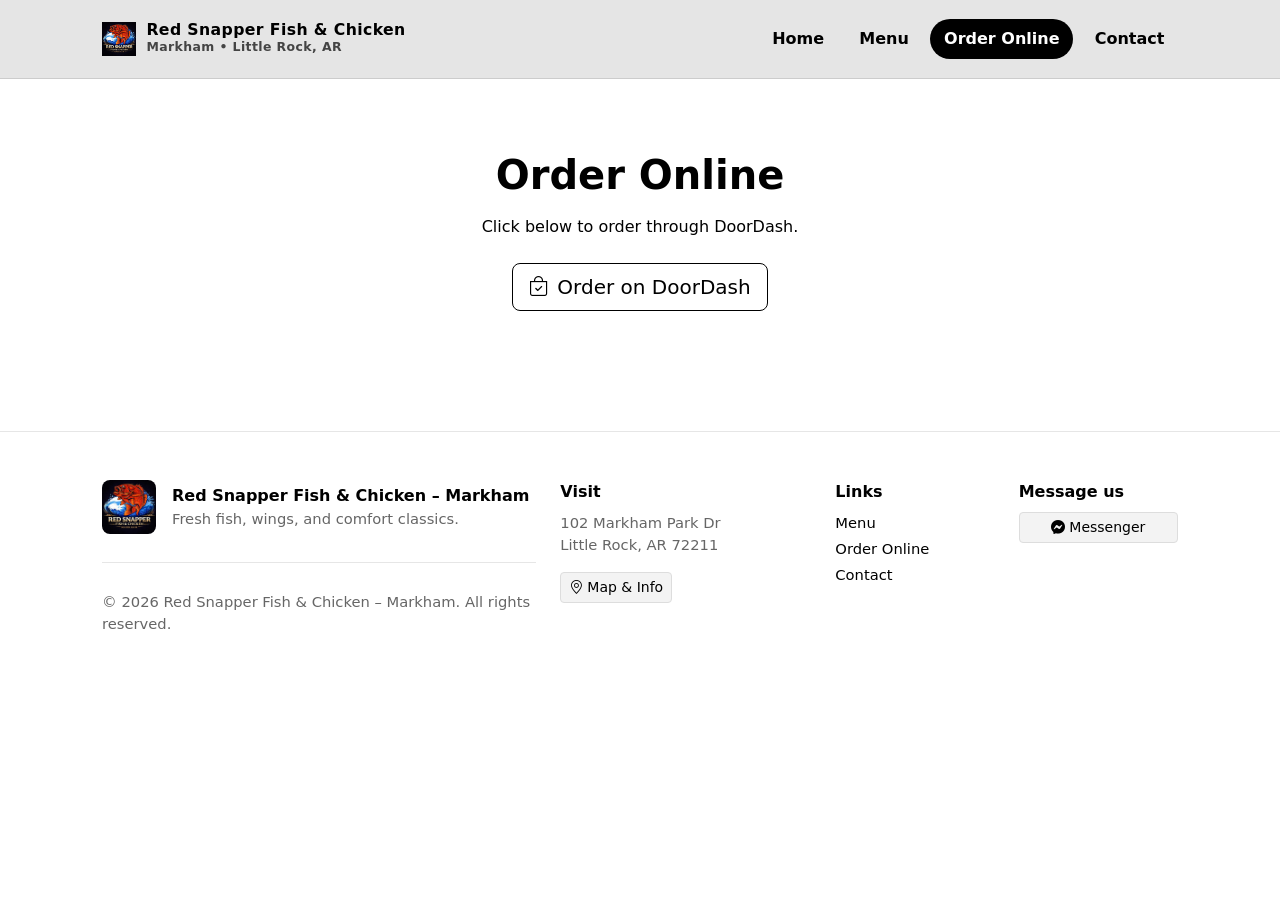
<file: order.html>
<!doctype html>
<html lang="en">
<head>
<meta charset="utf-8">
<meta name="viewport" content="width=device-width, initial-scale=1">
<title>Red Snapper Fish &amp; Chicken – Markham</title>
<meta name="description" content="Red Snapper Fish & Chicken – Markham. Fresh fish, wings, and comfort classics in Little Rock.">
<link rel="icon" href="images/redsnapper.png">
<link href="https://cdn.jsdelivr.net/npm/bootstrap@5.3.3/dist/css/bootstrap.min.css" rel="stylesheet" integrity="sha384-QWTKZyjpPEjISv5WaRU9OFeRpok6YctnYmDr5pNlyT2bRjXh0JMhjY6hW+ALEwIH" crossorigin="anonymous">
<link rel="stylesheet" href="https://cdn.jsdelivr.net/npm/bootstrap-icons@1.11.3/font/bootstrap-icons.min.css">
<link rel="stylesheet" href="css/styles.css">

</head>
<body>
<nav class="navbar navbar-expand-lg sticky-top" data-bs-theme="dark">
  <div class="container container-lg py-2">
    <a class="navbar-brand" href="index.html">
      <span class="brand-lockup">
        <img src="images/redsnapper.png" alt="Red Snapper Fish & Chicken logo">
        <span>
          <span class="brand-title d-block">Red Snapper Fish &amp; Chicken</span>
          <span class="brand-sub d-block">Markham • Little Rock, AR</span>
        </span>
      </span>
    </a>

    <button class="navbar-toggler border-0" type="button" data-bs-toggle="collapse" data-bs-target="#navMain" aria-controls="navMain" aria-expanded="false" aria-label="Toggle navigation">
      <span class="navbar-toggler-icon"></span>
    </button>

    <div class="collapse navbar-collapse justify-content-end" id="navMain">
      <ul class="navbar-nav gap-lg-2 mt-3 mt-lg-0">
        <li class="nav-item"><a class="nav-link" data-nav="index.html" href="index.html">Home</a></li>
        <li class="nav-item"><a class="nav-link" data-nav="menu.html" href="menu.html">Menu</a></li>
        <li class="nav-item"><a class="nav-link" data-nav="order.html" href="order.html">Order Online</a></li>
        <li class="nav-item"><a class="nav-link" data-nav="contact.html" href="contact.html">Contact</a></li>
      </ul>
    </div>
  </div>
</nav>

</main>
<section class="section text-center">
  <div class="container container-lg">
    <h1 class="fw-bold mb-3">Order Online</h1>
    <p class="mb-4">Click below to order through DoorDash.</p>

    <a class="btn btn-accent btn-lg"
       href="https://www.doordash.com/store/red-snapper-fish-&-chicken-little-rock-34824539/72715946/?pickup=true&utm_campaign=gpa"
       target="_blank">
      <i class="bi bi-bag-check me-2"></i>Order on DoorDash
    </a>
  </div>
</section>
</main>

<footer class="footer py-5 mt-5">
  <div class="container container-lg">
    <div class="row g-4 align-items-start">
      <div class="col-12 col-md-5">
        <div class="d-flex align-items-center gap-3">
          <img src="images/redsnapper.png" alt="" width="54" height="54" class="rounded-3">
          <div>
            <div class="fw-bold">Red Snapper Fish &amp; Chicken – Markham</div>
            <div class="smallprint">Fresh fish, wings, and comfort classics.</div>
          </div>
        </div>
        <div class="divider"></div>
        <div class="smallprint">© <span id="year"></span> Red Snapper Fish &amp; Chicken – Markham. All rights reserved.</div>
      </div>

      <div class="col-6 col-md-3">
        <div class="fw-bold mb-2">Visit</div>
        <div class="smallprint">102 Markham Park Dr<br>Little Rock, AR 72211</div>
        <div class="mt-3">
          <a class="btn btn-sm btn-ghost" href="contact.html"><i class="bi bi-geo-alt me-1"></i>Map &amp; Info</a>
        </div>
      </div>

      <div class="col-6 col-md-2">
        <div class="fw-bold mb-2">Links</div>
        <ul class="list-unstyled smallprint mb-0">
          <li class="mb-1"><a class="text-decoration-none" href="menu.html">Menu</a></li>
          <li class="mb-1"><a class="text-decoration-none" href="order.html">Order Online</a></li>
          <li class="mb-1"><a class="text-decoration-none" href="contact.html">Contact</a></li>
        </ul>
      </div>

      <div class="col-12 col-md-2">
        <div class="fw-bold mb-2">Message us</div>
        <a class="btn btn-sm btn-accent w-100" href="https://www.facebook.com/messages/t/redsnapperar/" target="_blank" rel="noopener">
          <i class="bi bi-messenger me-1"></i>Messenger
        </a>
      </div>
    </div>
  </div>
</footer>

<script src="https://cdn.jsdelivr.net/npm/bootstrap@5.3.3/dist/js/bootstrap.bundle.min.js" integrity="sha384-YvpcrYf0tY3lHB60NNkmXc5s9fDVZLESaAA55NDzOxhy9GkcIdslK1eN7N6jIeHz" crossorigin="anonymous"></script>
<script>
  // Active nav + footer year (tiny, no build tools)
  (function () {
    const path = (location.pathname.split('/').pop() || 'index.html').toLowerCase();
    document.querySelectorAll('[data-nav]').forEach(a => {
      const target = (a.getAttribute('data-nav') || '').toLowerCase();
      if (target === path) a.classList.add('active');
    });
    const y = document.getElementById('year');
    if (y) y.textContent = new Date().getFullYear();
  })();
</script>

</body>
</html>
</file>
<file: css/styles.css>
/* =========================================================
   Red Snapper Fish & Chicken – Refined White & Black Theme
   FULL UPDATED VERSION – Darker Navbar Fixed
   ========================================================= */

:root{
  --rs-bg: #ffffff;
  --rs-surface: #ffffff;
  --rs-surface-2: #ffffff;
  --rs-text: #000000;
  --rs-muted: #666666;
  --rs-accent: #000000;
  --rs-accent-2: #000000;
  --rs-border: #e6e6e6;
  --rs-shadow: 0 8px 24px rgba(0,0,0,.05);
}

html, body{ height: 100%; }

body{
  font-family: ui-sans-serif, system-ui, -apple-system, Segoe UI, Roboto, Helvetica, Arial;
  color: var(--rs-text);
  background: #ffffff;
}

a{ color: inherit; }
a:hover{ color: #000; }

.container-lg, .container-xl { max-width: 1100px; }

/* ================= NAVBAR ================= */

.navbar{
  background: #e5e5e5;  /* darker + visible */
  border-bottom: 1px solid #cccccc;
}

.navbar-brand{
  letter-spacing: .4px;
  font-weight: 800;
  color: #000000 !important;
}

.brand-lockup{
  display:flex;
  align-items:center;
  gap:.65rem;
}

.brand-lockup img{ width: 34px; height: 34px; object-fit: contain; }

.brand-lockup .brand-title{
  font-size: .98rem;
  line-height: 1.1;
  color: #000000;
}

.brand-lockup .brand-sub{
  font-size: .78rem;
  color: #444444;
  opacity: 1;
}

.nav-link{
  color: #000000 !important;
  font-weight: 600;
  border-radius: 999px;
  padding: .5rem .85rem !important;
}

.nav-link:hover{
  background: #dcdcdc;
  color: #000000 !important;
}

.nav-link.active{
  background: #000000;
  color: #ffffff !important;
}

/* ================= BUTTONS ================= */

.btn-accent{
  --bs-btn-bg: transparent;
  --bs-btn-border-color: #000000;
  --bs-btn-color: #000000;

  --bs-btn-hover-bg: #000000;
  --bs-btn-hover-border-color: #000000;
  --bs-btn-hover-color: #ffffff;

  --bs-btn-active-bg: #000000;
  --bs-btn-active-border-color: #000000;
  --bs-btn-active-color: #ffffff;

  box-shadow: none;
}

.btn-ghost{
  --bs-btn-color: #000000;
  --bs-btn-border-color: #000000;
  --bs-btn-hover-bg: #000000;
  --bs-btn-hover-border-color: #000000;
  --bs-btn-hover-color: #ffffff;
}

.footer .btn{
  --bs-btn-bg: #f3f3f3;
  --bs-btn-border-color: #dddddd;
  --bs-btn-color: #000000;

  --bs-btn-hover-bg: #e6e6e6;
  --bs-btn-hover-border-color: #dddddd;
  --bs-btn-hover-color: #000000;
}

/* ================= CARDS ================= */

.card{
  background: #ffffff;
  border: 1px solid var(--rs-border);
  border-radius: 18px;
  box-shadow: var(--rs-shadow);
}

.card-hover{
  transition: transform .18s ease, box-shadow .18s ease;
}

.card-hover:hover{
  transform: translateY(-3px);
  box-shadow: 0 10px 30px rgba(0,0,0,.08);
}

/* ================= SECTIONS ================= */

.section{
  padding: 3.25rem 0;
}

@media (min-width: 992px){
  .section{ padding: 4.5rem 0; }
}

/* ================= HERO ================= */

.hero{
  padding-top: 1.25rem;
}

.hero-surface{
  background: #ffffff;
  border: 1px solid var(--rs-border);
  border-radius: 26px;
  overflow:hidden;
  box-shadow: var(--rs-shadow);
}

.hero-left{
  padding: 2.1rem 1.5rem;
}

@media (min-width: 992px){
  .hero-left{ padding: 3.4rem 3rem; }
}

.hero h1{
  font-weight: 900;
  letter-spacing: -0.02em;
  margin-top: 1rem;
  line-height: 1.05;
}

@media (min-width: 992px){
  .hero h1{ font-size: 3rem; }
}

.hero p{
  color: var(--rs-muted);
  font-size: 1.05rem;
  max-width: 58ch;
}

/* ================= DIVIDER ================= */

.divider{
  height: 1px;
  background: var(--rs-border);
  margin: 1.75rem 0;
}

/* ================= MENU ================= */

.menu-category-title{
  font-weight: 900;
}

.menu-item{
  display:flex;
  gap:.75rem;
  justify-content: space-between;
  align-items: baseline;
  padding: .65rem .75rem;
  border-radius: 14px;
  border: 1px solid transparent;
  background: #ffffff;
  transition: background .16s ease, border-color .16s ease;
}

.menu-item:hover{
  background: #f5f5f5;
  border-color: var(--rs-border);
}

.menu-item .name{ font-weight: 700; }

/* ensure long names wrap and don't push the container wider */
.menu-item{
  /* allow children to wrap onto multiple lines when necessary */
  flex-wrap: wrap;
}

.menu-item > div:first-child{
  /* keep the name container flexible but able to shrink for wrapping */
  flex: 1 1 auto;
  min-width: 0; /* required for flex items to actually wrap */
}

.menu-item .name{
  /* break words and slightly reduce size to help fit in narrow cards */
  word-break: break-word;
  font-size: 0.95rem;
  line-height: 1.2;
}

.menu-item .price{
  font-weight: 800;
  color: #000000;
  white-space: nowrap;
}

.menu-item .sub{
  display:block;
  font-size:.9rem;
  color: var(--rs-muted);
  margin-top:.15rem;
}

/* ================= FOOTER ================= */

.footer{
  border-top: 1px solid var(--rs-border);
  background: #ffffff;
}

.footer a{
  color: #000000;
}

.footer a:hover{
  color: #333333;
}

/* ================= FOCUS ================= */

:focus-visible{
  outline: 2px solid #000000;
  outline-offset: 3px;
  border-radius: 8px;
}

.smallprint{
  font-size: .92rem;
  color: var(--rs-muted);
}
</file>
